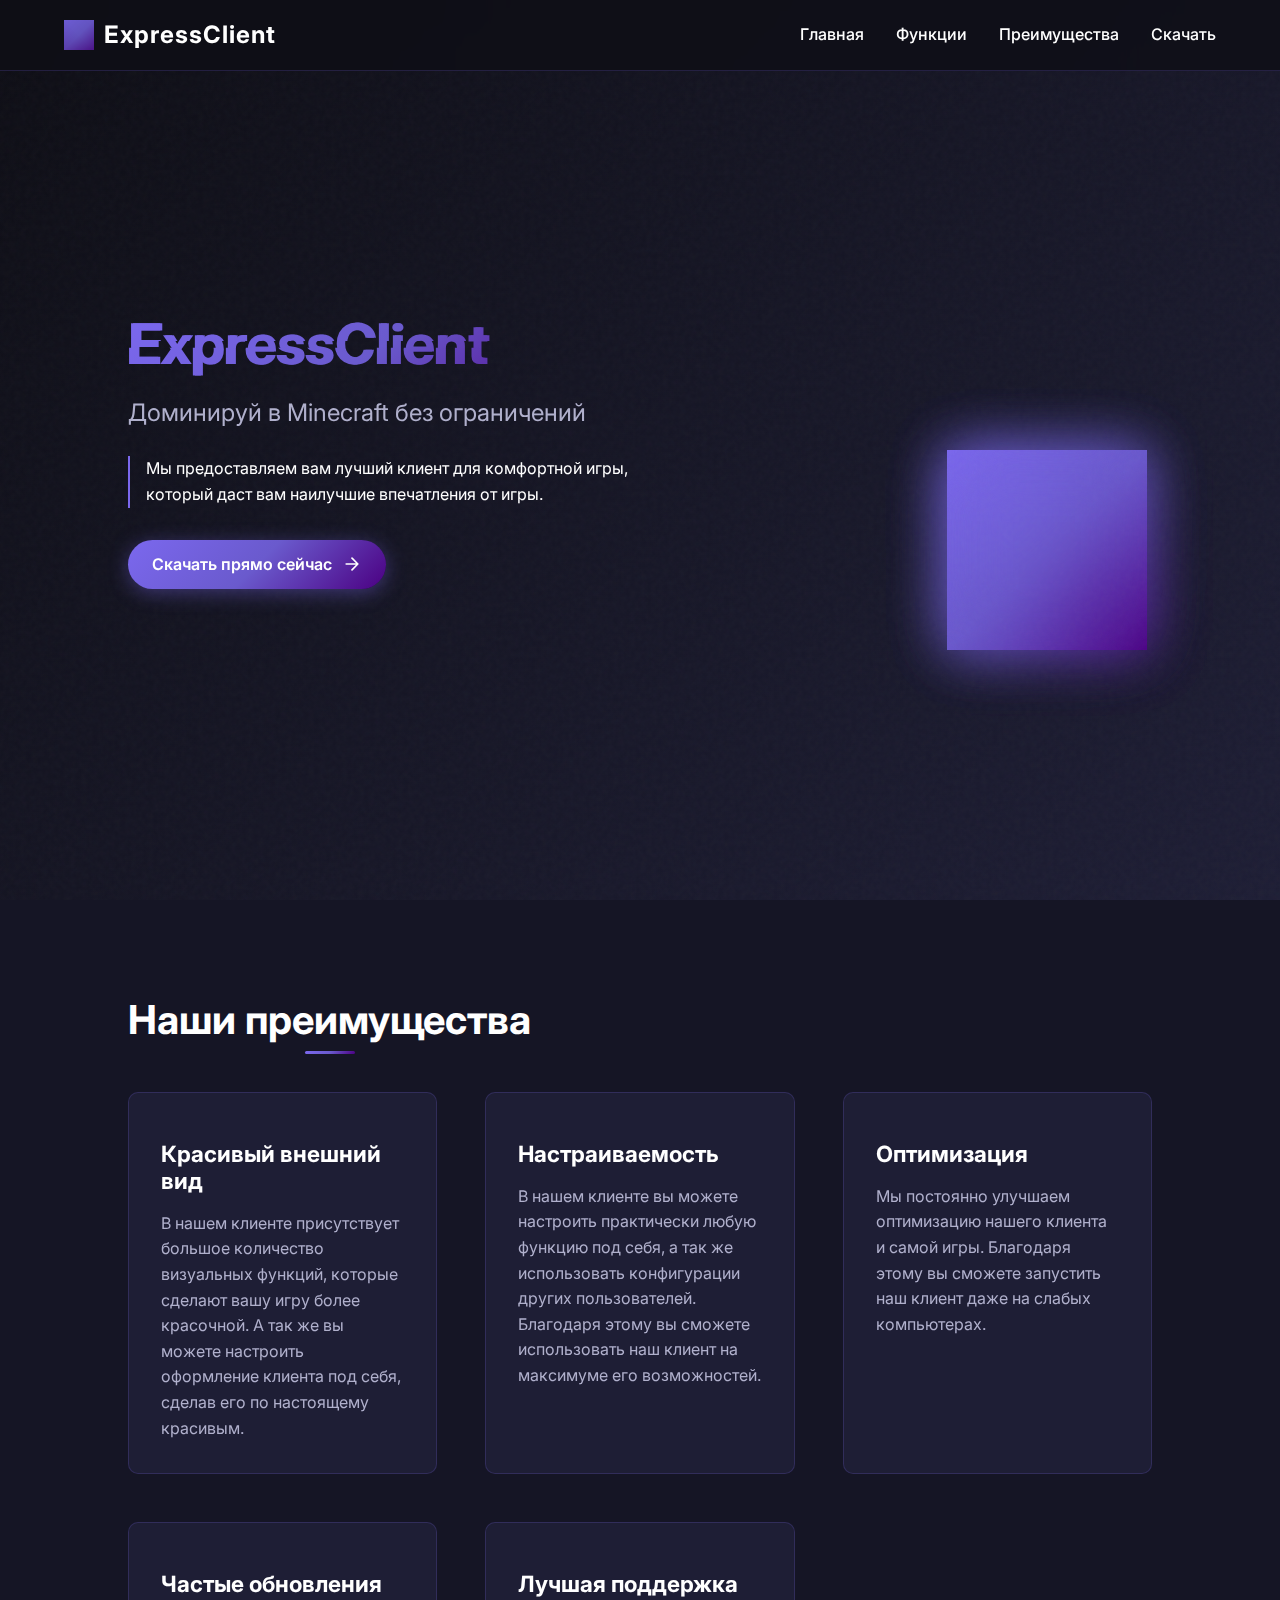
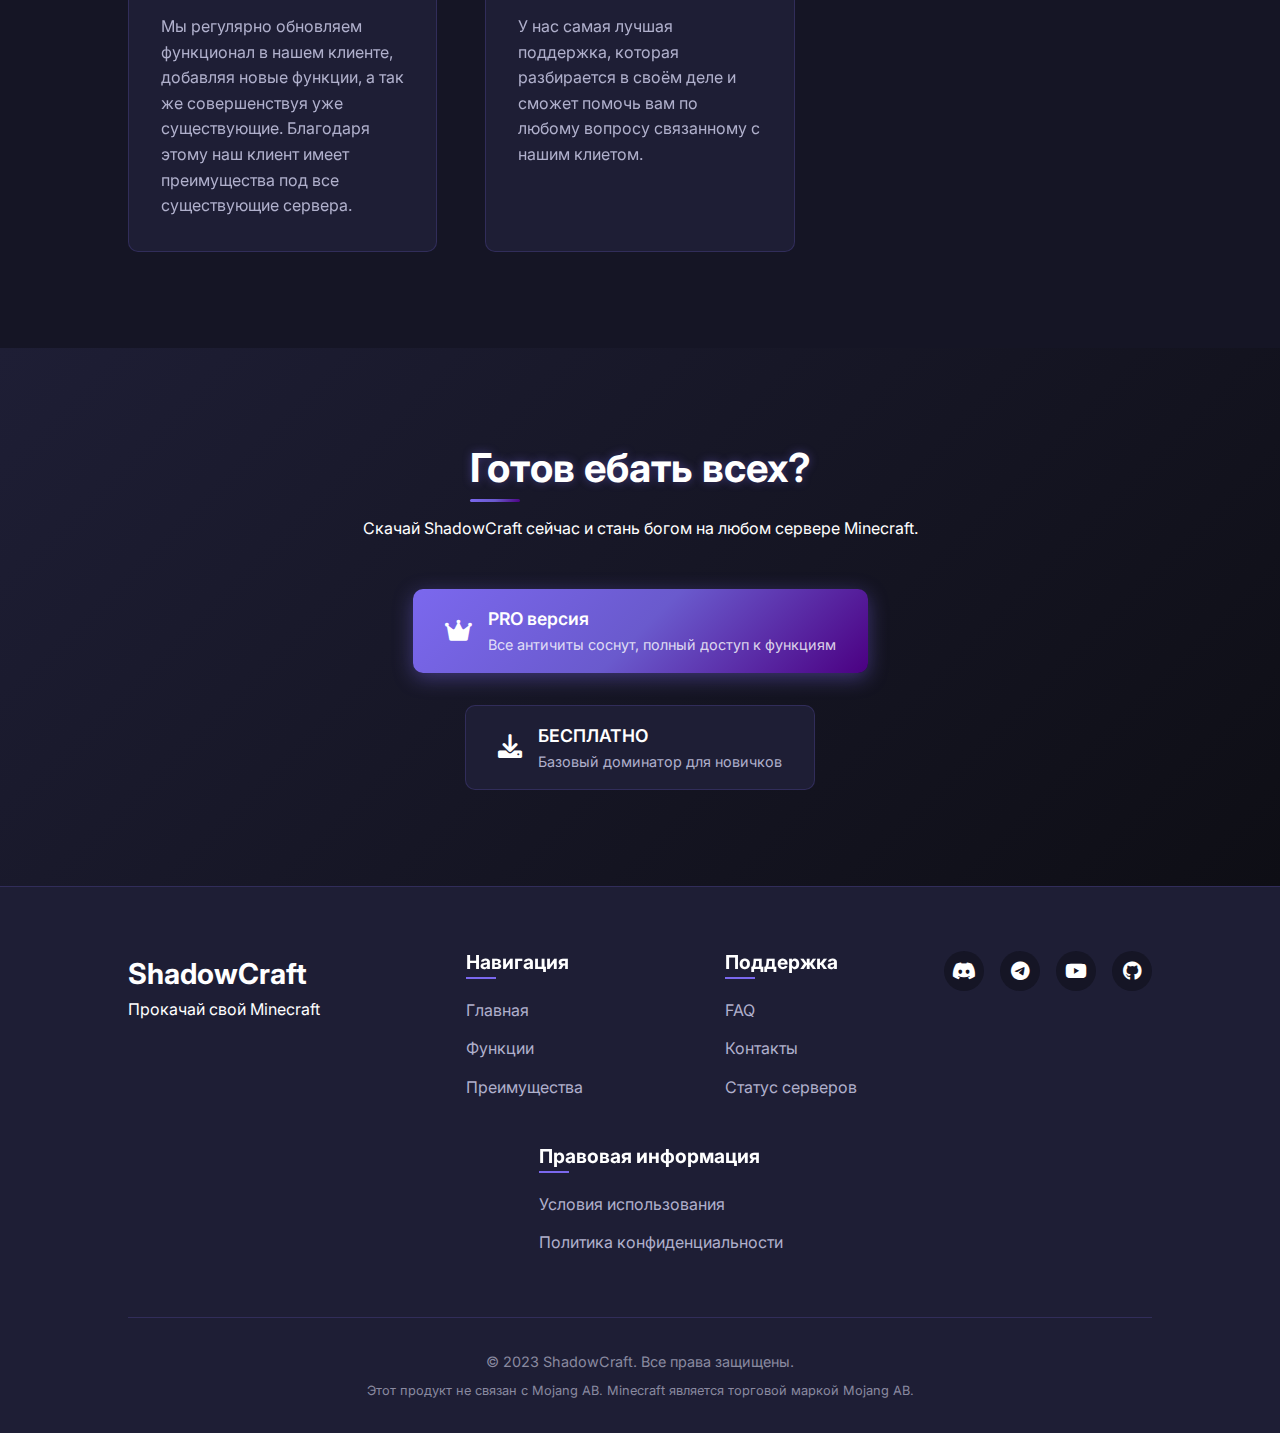
<file: index.html>
<!DOCTYPE html>
<html lang="ru">
<head>
    <meta charset="UTF-8">
    <meta name="viewport" content="width=device-width, initial-scale=1.0">
    <title>ExpressClient - Лучший чит-клиент для Minecraft.</title>
    <link rel="stylesheet" href="styles.css">
    <link rel="stylesheet" href="https://cdnjs.cloudflare.com/ajax/libs/font-awesome/6.0.0/css/all.min.css">
    <link rel="preconnect" href="https://fonts.googleapis.com">
    <link rel="preconnect" href="https://fonts.gstatic.com" crossorigin>
    <link href="https://fonts.googleapis.com/css2?family=Inter:wght@400;500;600;700;900&display=swap" rel="stylesheet">
</head>
<body>
    <div class="noise-overlay"></div>
    <div class="cursor-follower"></div>
    
    <header>
        <div class="logo">
            <div class="logo-cube">
                <div class="cube-face front"></div>
                <div class="cube-face back"></div>
                <div class="cube-face top"></div>
                <div class="cube-face bottom"></div>
                <div class="cube-face left"></div>
                <div class="cube-face right"></div>
            </div>
            <span>ExpressClient</span>
        </div>
        <nav>
            <ul>
                <li><a href="#hero" class="nav-link">Главная</a></li>
                <li><a href="#features" class="nav-link">Функции</a></li>
                <li><a href="#advantages" class="nav-link">Преимущества</a></li>
                <li><a href="#download" class="nav-link">Скачать</a></li>
            </ul>
        </nav>
    </header>

    <section id="hero" class="hero-section">
        <div class="hero-content">
            <h1 class="glitch" data-text="ExpressClient">ExpressClient</h1>
            <p class="tagline">Доминируй в Minecraft без ограничений</p>
            <div class="hero-description">
                <p>Мы предоставляем вам лучший клиент для комфортной игры, который даст вам наилучшие впечатления от игры.</p>
            </div>
            <a href="#download" class="cta-button">
                <span>Скачать прямо сейчас</span>
                <svg class="button-arrow" viewBox="0 0 24 24">
                    <path d="M5 12h14M12 5l7 7-7 7"></path>
                </svg>
            </a>
        </div>
        <div class="hero-graphic">
            <div class="floating-cube"></div>
        </div>
    </section>

    <section id="advantages" class="advantages-section">
     <h2 class="section-title">Наши преимущества</h2>
        <div class="advantages-container">
            <div class="advantage-item">
                <h3>Красивый внешний вид</h3>
                <p>В нашем клиенте присутствует большое количество визуальных функций, которые сделают вашу игру более красочной. А так же вы можете настроить оформление клиента под себя, сделав его по настоящему красивым.</p>
            </div>
            <div class="advantage-item">
                <h3>Настраиваемость</h3>
                <p>В нашем клиенте вы можете настроить практически любую функцию под себя, а так же использовать конфигурации других пользователей. Благодаря этому вы сможете использовать наш клиент на максимуме его возможностей.</p>
            </div>
            <div class="advantage-item">
                <h3>Оптимизация</h3>
                <p>Мы постоянно улучшаем оптимизацию нашего клиента и самой игры. Благодаря этому вы сможете запустить наш клиент даже на слабых компьютерах.</p>
            </div>
            <div class="advantage-item">
                <h3>Частые обновления</h3>
                <p>Мы регулярно обновляем функционал в нашем клиенте, добавляя новые функции, а так же совершенствуя уже существующие. Благодаря этому наш клиент имеет преимущества под все существующие сервера.</p>
            </div>
            <div class="advantage-item">
                <h3>Лучшая поддержка</h3>
                <p>У нас самая лучшая поддержка, которая разбирается в своём деле и сможет помочь вам по любому вопросу связанному с нашим клиетом.</p>
            </div>
        </div>
    </section>

    <section id="download" class="download-section">
        <div class="download-container">
            <h2 class="glow-text">Готов ебать всех?</h2>
            <p>Скачай ShadowCraft сейчас и стань богом на любом сервере Minecraft.</p>
            <div class="download-buttons">
                <a href="#" class="download-button premium">
                    <span class="button-icon"><i class="fas fa-crown"></i></span>
                    <div class="button-text">
                        <span class="button-label">PRO версия</span>
                        <span class="button-desc">Все античиты соснут, полный доступ к функциям</span>
                    </div>
                </a>
                <a href="#" class="download-button free">
                    <span class="button-icon"><i class="fas fa-download"></i></span>
                    <div class="button-text">
                        <span class="button-label">БЕСПЛАТНО</span>
                        <span class="button-desc">Базовый доминатор для новичков</span>
                    </div>
                </a>
            </div>
        </div>
    </section>

    <footer>
        <div class="footer-content">
            <div class="footer-logo">
                <span>ShadowCraft</span>
                <p>Прокачай свой Minecraft</p>
            </div>
            <div class="footer-links">
                <div class="footer-column">
                    <h4>Навигация</h4>
                    <ul>
                        <li><a href="#hero">Главная</a></li>
                        <li><a href="#features">Функции</a></li>
                        <li><a href="#advantages">Преимущества</a></li>
                    </ul>
                </div>
                <div class="footer-column">
                    <h4>Поддержка</h4>
                    <ul>
                        <li><a href="#">FAQ</a></li>
                        <li><a href="#">Контакты</a></li>
                        <li><a href="#">Статус серверов</a></li>
                    </ul>
                </div>
                <div class="footer-column">
                    <h4>Правовая информация</h4>
                    <ul>
                        <li><a href="#">Условия использования</a></li>
                        <li><a href="#">Политика конфиденциальности</a></li>
                    </ul>
                </div>
            </div>
            <div class="footer-social">
                <a href="#" class="social-icon"><i class="fab fa-discord"></i></a>
                <a href="#" class="social-icon"><i class="fab fa-telegram"></i></a>
                <a href="#" class="social-icon"><i class="fab fa-youtube"></i></a>
                <a href="#" class="social-icon"><i class="fab fa-github"></i></a>
            </div>
        </div>
        <div class="footer-bottom">
            <p>&copy; 2023 ShadowCraft. Все права защищены.</p>
            <p class="disclaimer">Этот продукт не связан с Mojang AB. Minecraft является торговой маркой Mojang AB.</p>
        </div>
    </footer>

    <script src="script.js"></script>
</body>

</html>
</file>
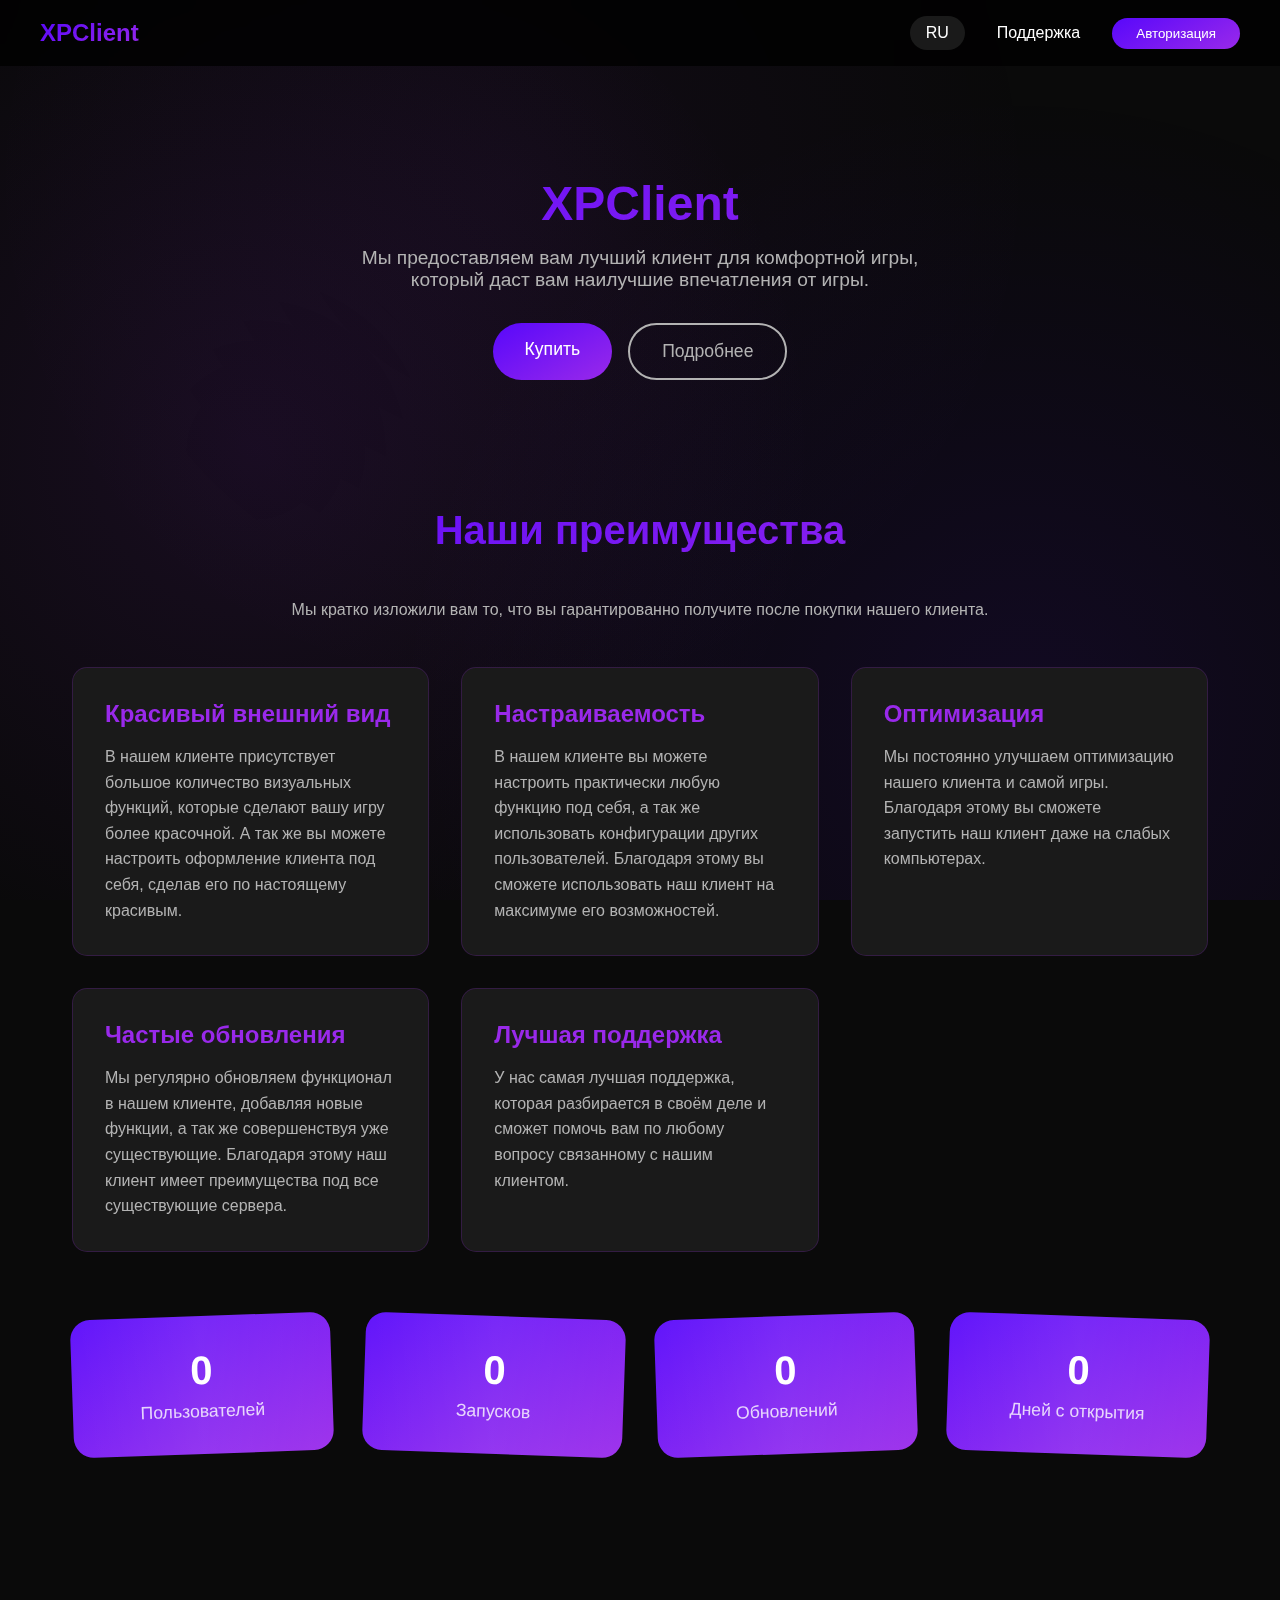
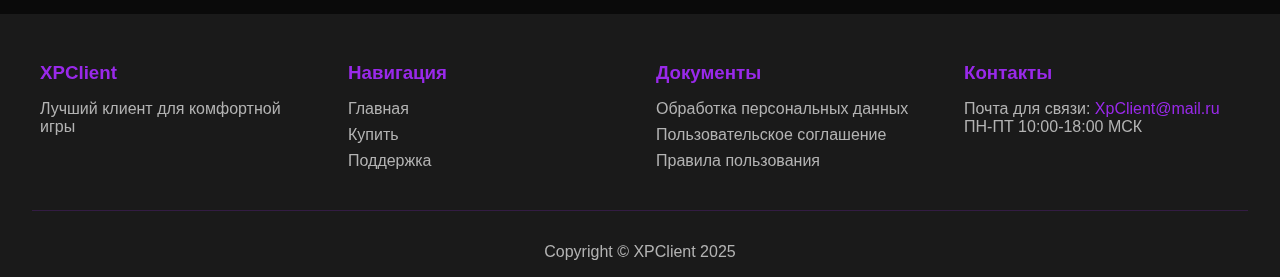
<file: Site.html>
<!DOCTYPE html>
<html lang="ru">
<head>
    <meta charset="UTF-8">
    <meta name="viewport" content="width=device-width, initial-scale=1.0">
    <title>XPClient</title>
    <style>
        :root {
            --gradient-color: linear-gradient(330deg, #9929ea 0%, #5808fb 100%);
            --gradient-hover-color: linear-gradient(330deg, #8825cf 0%, #4d09d6 100%);
            --gradient-focus-color: linear-gradient(330deg, #7c22bd 0%, #4809c5 100%);
            --text-color: #ffffff;
            --text-secondary: #b3b3b3;
            --bg-color: #0a0a0a;
            --bg-secondary: #1a1a1a;
        }

        * {
            margin: 0;
            padding: 0;
            box-sizing: border-box;
        }

        body {
            font-family: -apple-system, BlinkMacSystemFont, 'Segoe UI', Roboto, sans-serif;
            background: var(--bg-color);
            color: var(--text-color);
            overflow-x: hidden;
            position: relative;
        }

        body::before {
            content: '';
            position: fixed;
            top: 0;
            left: 0;
            right: 0;
            bottom: 0;
            background: url('https://celka.su/storage/img/background.png') center/cover;
            opacity: 0.1;
            z-index: -1;
        }

        body::after {
            content: '';
            position: fixed;
            top: 0;
            left: 0;
            right: 0;
            bottom: 0;
            background: radial-gradient(circle at 20% 50%, rgba(153, 41, 234, 0.1) 0%, transparent 50%),
                        radial-gradient(circle at 80% 80%, rgba(88, 8, 251, 0.1) 0%, transparent 50%),
                        radial-gradient(circle at 40% 20%, rgba(153, 41, 234, 0.05) 0%, transparent 50%);
            animation: pulse 20s ease-in-out infinite;
            z-index: -1;
        }

        @keyframes pulse {
            0%, 100% { opacity: 0.5; }
            50% { opacity: 1; }
        }

        header {
            position: fixed;
            top: 0;
            width: 100%;
            background: rgba(0, 0, 0, 0.8);
            backdrop-filter: blur(10px);
            z-index: 1000;
            padding: 1rem 2rem;
        }

        nav {
            display: flex;
            justify-content: space-between;
            align-items: center;
            max-width: 1200px;
            margin: 0 auto;
        }

        .logo {
            font-size: 1.5rem;
            font-weight: bold;
            background: var(--gradient-color);
            -webkit-background-clip: text;
            -webkit-text-fill-color: transparent;
            background-clip: text;
        }

        .nav-links {
            display: flex;
            gap: 2rem;
            align-items: center;
        }

        .language-switch {
            position: relative;
            cursor: pointer;
            padding: 0.5rem 1rem;
            border-radius: 20px;
            background: var(--bg-secondary);
            transition: all 0.3s ease;
        }

        .language-switch:hover {
            background: var(--gradient-color);
        }

        .language-dropdown {
            position: absolute;
            top: 100%;
            right: 0;
            margin-top: 0.5rem;
            background: var(--bg-secondary);
            border-radius: 10px;
            overflow: hidden;
            max-height: 0;
            transition: max-height 0.3s ease;
            box-shadow: 0 4px 20px rgba(0, 0, 0, 0.3);
        }

        .language-switch:hover .language-dropdown {
            max-height: 200px;
        }

        .language-option {
            padding: 0.5rem 1rem;
            transition: background 0.3s ease;
        }

        .language-option:hover {
            background: rgba(153, 41, 234, 0.2);
        }

        .support-btn {
            color: var(--text-color);
            text-decoration: none;
            transition: all 0.3s ease;
        }

        .support-btn:hover {
            color: #9929ea;
        }

        .auth-btn {
            padding: 0.5rem 1.5rem;
            background: var(--gradient-color);
            border: none;
            border-radius: 25px;
            color: var(--text-color);
            cursor: pointer;
            transition: all 0.3s ease;
            font-weight: 500;
        }

        .auth-btn:hover {
            background: var(--gradient-hover-color);
            transform: translateY(-2px);
            box-shadow: 0 5px 20px rgba(153, 41, 234, 0.4);
        }

        main {
            margin-top: 80px;
            padding: 2rem;
            max-width: 1200px;
            margin-left: auto;
            margin-right: auto;
        }

        .hero {
            text-align: center;
            padding: 4rem 0;
        }

        .hero h1 {
            font-size: 3rem;
            margin-bottom: 1rem;
            background: var(--gradient-color);
            -webkit-background-clip: text;
            -webkit-text-fill-color: transparent;
            background-clip: text;
        }

        .hero p {
            font-size: 1.2rem;
            color: var(--text-secondary);
            margin-bottom: 2rem;
            max-width: 600px;
            margin-left: auto;
            margin-right: auto;
        }

        .cta-buttons {
            display: flex;
            gap: 1rem;
            justify-content: center;
            flex-wrap: wrap;
        }

        .btn-primary {
            padding: 1rem 2rem;
            background: var(--gradient-color);
            border: none;
            border-radius: 30px;
            color: var(--text-color);
            font-size: 1.1rem;
            cursor: pointer;
            transition: all 0.3s ease;
            text-decoration: none;
            display: inline-block;
        }

        .btn-primary:hover {
            background: var(--gradient-hover-color);
            transform: translateY(-3px);
            box-shadow: 0 10px 30px rgba(153, 41, 234, 0.4);
        }

        .btn-secondary {
            padding: 1rem 2rem;
            background: transparent;
            border: 2px solid var(--text-secondary);
            border-radius: 30px;
            color: var(--text-secondary);
            font-size: 1.1rem;
            cursor: pointer;
            transition: all 0.3s ease;
            text-decoration: none;
            display: inline-block;
        }

        .btn-secondary:hover {
            border-color: #9929ea;
            color: #9929ea;
        }

        .features {
            margin: 4rem 0;
        }

        .features h2 {
            text-align: center;
            font-size: 2.5rem;
            margin-bottom: 3rem;
            background: var(--gradient-color);
            -webkit-background-clip: text;
            -webkit-text-fill-color: transparent;
            background-clip: text;
        }

        .features-grid {
            display: grid;
            grid-template-columns: repeat(auto-fit, minmax(300px, 1fr));
            gap: 2rem;
            margin-bottom: 4rem;
        }

        .feature-card {
            background: var(--bg-secondary);
            padding: 2rem;
            border-radius: 15px;
            transition: transform 0.3s ease;
            border: 1px solid rgba(153, 41, 234, 0.2);
        }

        .feature-card:hover {
            transform: translateY(-5px);
            box-shadow: 0 10px 30px rgba(153, 41, 234, 0.2);
        }

        .feature-card h3 {
            font-size: 1.5rem;
            margin-bottom: 1rem;
            color: #9929ea;
        }

        .feature-card p {
            color: var(--text-secondary);
            line-height: 1.6;
        }

        .stats {
            display: grid;
            grid-template-columns: repeat(auto-fit, minmax(200px, 1fr));
            gap: 2rem;
            margin: 4rem 0;
        }

        .stat-card {
            background: var(--gradient-color);
            padding: 2rem;
            border-radius: 20px;
            text-align: center;
            transform: rotate(-2deg);
            transition: transform 0.3s ease;
            position: relative;
            overflow: hidden;
        }

        .stat-card:nth-child(even) {
            transform: rotate(2deg);
        }

        .stat-card:hover {
            transform: rotate(0deg) scale(1.05);
        }

        .stat-card::before {
            content: '';
            position: absolute;
            top: -50%;
            left: -50%;
            width: 200%;
            height: 200%;
            background: linear-gradient(45deg, transparent, rgba(255, 255, 255, 0.1), transparent);
            transform: rotate(45deg);
            transition: all 0.5s ease;
        }

        .stat-card:hover::before {
            animation: shine 0.5s ease;
        }

        @keyframes shine {
            0% { transform: translateX(-100%) translateY(-100%) rotate(45deg); }
            100% { transform: translateX(100%) translateY(100%) rotate(45deg); }
        }

        .stat-number {
            font-size: 2.5rem;
            font-weight: bold;
            margin-bottom: 0.5rem;
        }

        .stat-label {
            color: rgba(255, 255, 255, 0.8);
            font-size: 1.1rem;
        }

        footer {
            background: var(--bg-secondary);
            margin-top: 4rem;
            padding: 3rem 2rem 1rem;
        }

        .footer-content {
            max-width: 1200px;
            margin: 0 auto;
            display: grid;
            grid-template-columns: repeat(auto-fit, minmax(250px, 1fr));
            gap: 2rem;
        }

        .footer-section h3 {
            margin-bottom: 1rem;
            color: #9929ea;
        }

        .footer-section a {
            color: var(--text-secondary);
            text-decoration: none;
            display: block;
            margin-bottom: 0.5rem;
            transition: color 0.3s ease;
        }

        .footer-section a:hover {
            color: #9929ea;
        }

        .footer-bottom {
            text-align: center;
            margin-top: 2rem;
            padding-top: 2rem;
            border-top: 1px solid rgba(153, 41, 234, 0.2);
            color: var(--text-secondary);
        }

        @media (max-width: 768px) {
            .nav-links {
                flex-direction: column;
                gap: 1rem;
            }

            header {
                padding: 1rem;
            }

            .hero h1 {
                font-size: 2rem;
            }

            .cta-buttons {
                flex-direction: column;
                align-items: center;
            }

            .features-grid {
                grid-template-columns: 1fr;
            }
        }
    </style>
</head>
<body>
    <header>
        <nav>
            <div class="logo">XPClient</div>
            <div class="nav-links">
                <div class="language-switch">
                    <span>RU</span>
                    <div class="language-dropdown">
                        <div class="language-option">RU</div>
                        <div class="language-option">EN</div>
                    </div>
                </div>
                <a href="https://t.me/krendelprosto" class="support-btn">Поддержка</a>
                <button class="auth-btn">Авторизация</button>
            </div>
        </nav>
    </header>

    <main>
        <section class="hero">
            <h1>XPClient</h1>
            <p>Мы предоставляем вам лучший клиент для комфортной игры, который даст вам наилучшие впечатления от игры.</p>
            <div class="cta-buttons">
                <a href="#buy" class="btn-primary">Купить</a>
                <button class="btn-secondary">Подробнее</button>
            </div>
        </section>

        <section class="features">
            <h2>Наши преимущества</h2>
            <p style="text-align: center; color: var(--text-secondary); margin-bottom: 3rem;">
                Мы кратко изложили вам то, что вы гарантированно получите после покупки нашего клиента.
            </p>
            
            <div class="features-grid">
                <div class="feature-card">
                    <h3>Красивый внешний вид</h3>
                    <p>В нашем клиенте присутствует большое количество визуальных функций, которые сделают вашу игру более красочной. А так же вы можете настроить оформление клиента под себя, сделав его по настоящему красивым.</p>
                </div>
                
                <div class="feature-card">
                    <h3>Настраиваемость</h3>
                    <p>В нашем клиенте вы можете настроить практически любую функцию под себя, а так же использовать конфигурации других пользователей. Благодаря этому вы сможете использовать наш клиент на максимуме его возможностей.</p>
                </div>
                
                <div class="feature-card">
                    <h3>Оптимизация</h3>
                    <p>Мы постоянно улучшаем оптимизацию нашего клиента и самой игры. Благодаря этому вы сможете запустить наш клиент даже на слабых компьютерах.</p>
                </div>
                
                <div class="feature-card">
                    <h3>Частые обновления</h3>
                    <p>Мы регулярно обновляем функционал в нашем клиенте, добавляя новые функции, а так же совершенствуя уже существующие. Благодаря этому наш клиент имеет преимущества под все существующие сервера.</p>
                </div>
                
                <div class="feature-card">
                    <h3>Лучшая поддержка</h3>
                    <p>У нас самая лучшая поддержка, которая разбирается в своём деле и сможет помочь вам по любому вопросу связанному с нашим клиентом.</p>
                </div>
            </div>

            <div class="stats">
                <div class="stat-card">
                    <div class="stat-number" data-target="10000">0</div>
                    <div class="stat-label">Пользователей</div>
                </div>
                <div class="stat-card">
                    <div class="stat-number" data-target="500000">0</div>
                    <div class="stat-label">Запусков</div>
                </div>
                <div class="stat-card">
                    <div class="stat-number" data-target="150">0</div>
                    <div class="stat-label">Обновлений</div>
                </div>
                <div class="stat-card">
                    <div class="stat-number" data-target="365">0</div>
                    <div class="stat-label">Дней с открытия</div>
                </div>
            </div>
        </section>
    </main>

    <footer>
        <div class="footer-content">
            <div class="footer-section">
                <h3>XPClient</h3>
                <p style="color: var(--text-secondary);">Лучший клиент для комфортной игры</p>
            </div>
            
            <div class="footer-section">
                <h3>Навигация</h3>
                <a href="#home">Главная</a>
                <a href="#buy">Купить</a>
                <a href="https://t.me/krendelprosto">Поддержка</a>
            </div>
            
            <div class="footer-section">
                <h3>Документы</h3>
                <a href="#">Обработка персональных данных</a>
                <a href="#">Пользовательское соглашение</a>
                <a href="#">Правила пользования</a>
            </div>
            
            <div class="footer-section">
                <h3>Контакты</h3>
                <p style="color: var(--text-secondary);">Почта для связи: <a href="mailto:XpClient@mail.ru" style="display: inline; color: #9929ea;">XpClient@mail.ru</a></p>
                <p style="color: var(--text-secondary);">ПН-ПТ 10:00-18:00 МСК</p>
            </div>
        </div>
        
        <div class="footer-bottom">
            <p>Copyright © XPClient 2025</p>
        </div>
    </footer>

    <script>
        // Анимация счетчиков
        const observerOptions = {
            threshold: 0.7
        };

        const observer = new IntersectionObserver((entries) => {
            entries.forEach(entry => {
                if (entry.isIntersecting) {
                    animateCounter(entry.target);
                }
            });
        }, observerOptions);

        document.querySelectorAll('.stat-card').forEach(card => {
            observer.observe(card);
        });

        function animateCounter(element) {
            const counter = element.querySelector('.stat-number');
            const target = parseInt(counter.dataset.target);
            const increment = target / 100;
            let current = 0;

            const updateCounter = () => {
                if (current < target) {
                    current += increment;
                    counter.textContent = Math.floor(current).toLocaleString();
                    requestAnimationFrame(updateCounter);
                } else {
                    counter.textContent = target.toLocaleString();
                }
            };

            updateCounter();
        }

        // Плавная прокрутка
        document.querySelectorAll('a[href^="#"]').forEach(anchor => {
            anchor.addEventListener('click', function (e) {
                e.preventDefault();
                const target = document.querySelector(this.getAttribute('href'));
                if (target) {
                    target.scrollIntoView({ behavior: 'smooth' });
                }
            });
        });
    </script>
</body>
</html>
</file>
<file: styles.css>
/* Основные переменные и сброс стилей */
:root {
    --bg-primary: #0e0e15;
    --bg-secondary: #151525;
    --bg-tertiary: #1e1e35;
    --accent-primary: #7b68ee;
    --accent-secondary: #6a5acd;
    --accent-glow: rgba(123, 104, 238, 0.4);
    --text-primary: #ffffff;
    --text-secondary: #b0b0cc;
    --text-muted: #8a8aa0;
    --border-color: rgba(123, 104, 238, 0.2);
    --shadow-color: rgba(0, 0, 0, 0.4);
    --gradient-primary: linear-gradient(135deg, #7b68ee, #6a5acd, #4b0082);
    --transition-slow: all 0.5s cubic-bezier(0.23, 1, 0.32, 1);
    --transition-medium: all 0.3s cubic-bezier(0.23, 1, 0.32, 1);
    --transition-fast: all 0.15s cubic-bezier(0.23, 1, 0.32, 1);
    --cubic-bezier: cubic-bezier(0.23, 1, 0.32, 1);
}

* {
    margin: 0;
    padding: 0;
    box-sizing: border-box;
}

html {
    scroll-behavior: smooth;
    font-size: 16px;
}

body {
    font-family: 'Inter', 'Roboto', sans-serif;
    background-color: var(--bg-primary);
    color: var(--text-primary);
    line-height: 1.6;
    overflow-x: hidden;
    min-height: 100vh;
    position: relative;
}

body::before {
    content: "";
    position: fixed;
    top: 0;
    left: 0;
    width: 100%;
    height: 100%;
    background: radial-gradient(circle at center, rgba(123, 104, 238, 0.05) 0%, rgba(14, 14, 21, 0) 70%);
    pointer-events: none;
    z-index: -1;
}

/* Шумовой эффект для фона */
.noise-overlay {
    position: fixed;
    top: 0;
    left: 0;
    width: 100%;
    height: 100%;
    background-image: url("data:image/svg+xml,%3Csvg viewBox='0 0 250 250' xmlns='http://www.w3.org/2000/svg'%3E%3Cfilter id='noiseFilter'%3E%3CfeTurbulence type='fractalNoise' baseFrequency='0.65' numOctaves='3' stitchTiles='stitch'/%3E%3C/filter%3E%3Crect width='100%25' height='100%25' filter='url(%23noiseFilter)'/%3E%3C/svg%3E");
    opacity: 0.03;
    pointer-events: none;
    z-index: 1;
}

/* Кастомный курсор */
.cursor-follower {
    position: fixed;
    width: 30px;
    height: 30px;
    background-color: transparent;
    border: 1px solid var(--accent-primary);
    border-radius: 50%;
    transform: translate(-50%, -50%);
    pointer-events: none;
    transition: width 0.2s, height 0.2s, background-color 0.2s;
    z-index: 9999;
    opacity: 0;
    mix-blend-mode: difference;
}

/* Общие стили */
a {
    color: var(--text-primary);
    text-decoration: none;
    transition: var(--transition-fast);
}

a:hover {
    color: var(--accent-primary);
}

h1, h2, h3, h4, h5, h6 {
    font-weight: 700;
    line-height: 1.2;
    margin-bottom: 1rem;
}

h1 {
    font-size: 3.5rem;
    background: var(--gradient-primary);
    -webkit-background-clip: text;
    background-clip: text;
    color: transparent;
}

h2 {
    font-size: 2.5rem;
    position: relative;
    display: inline-block;
}

h2::after {
    content: "";
    position: absolute;
    bottom: -10px;
    left: 0;
    width: 50px;
    height: 3px;
    background: var(--gradient-primary);
    border-radius: 3px;
    transition: var(--transition-medium);
}

h2:hover::after {
    width: 100%;
}

.section-title {
    text-align: center;
    margin-bottom: 3rem;
}

.section-title::after {
    left: 50%;
    transform: translateX(-50%);
}

section {
    padding: 6rem 0;
    position: relative;
    overflow: hidden;
}

/* Шапка */
header {
    position: fixed;
    top: 0;
    left: 0;
    width: 100%;
    padding: 1rem 5%;
    display: flex;
    justify-content: space-between;
    align-items: center;
    z-index: 1000;
    backdrop-filter: blur(10px);
    background-color: rgba(14, 14, 21, 0.8);
    border-bottom: 1px solid var(--border-color);
    transition: var(--transition-medium);
}

header.scrolled {
    padding: 0.5rem 5%;
    background-color: rgba(14, 14, 21, 0.95);
    box-shadow: 0 5px 20px rgba(0, 0, 0, 0.2);
}

.logo {
    display: flex;
    align-items: center;
    font-size: 1.5rem;
    font-weight: 700;
    letter-spacing: 1px;
}

.logo-cube {
    width: 30px;
    height: 30px;
    margin-right: 10px;
    position: relative;
    transform-style: preserve-3d;
    animation: rotateCube 10s infinite linear;
}

@keyframes rotateCube {
    0% {
        transform: rotateX(0deg) rotateY(0deg);
    }
    100% {
        transform: rotateX(360deg) rotateY(360deg);
    }
}

.cube-face {
    position: absolute;
    width: 100%;
    height: 100%;
    background: var(--gradient-primary);
    opacity: 0.7;
}

.cube-face.front {
    transform: translateZ(15px);
}

.cube-face.back {
    transform: translateZ(-15px) rotateY(180deg);
}

.cube-face.top {
    transform: rotateX(90deg) translateZ(15px);
}

.cube-face.bottom {
    transform: rotateX(-90deg) translateZ(15px);
}

.cube-face.left {
    transform: rotateY(-90deg) translateZ(15px);
}

.cube-face.right {
    transform: rotateY(90deg) translateZ(15px);
}

nav ul {
    display: flex;
    list-style: none;
}

nav ul li {
    margin-left: 2rem;
}

.nav-link {
    position: relative;
    padding: 0.5rem 0;
    font-weight: 500;
}

.nav-link::after {
    content: "";
    position: absolute;
    bottom: 0;
    left: 0;
    width: 0;
    height: 2px;
    background: var(--gradient-primary);
    transition: var(--transition-medium);
}

.nav-link:hover::after {
    width: 100%;
}

/* Секция Hero */
.hero-section {
    height: 100vh;
    display: flex;
    align-items: center;
    justify-content: space-between;
    padding: 0 10%;
    background: linear-gradient(135deg, rgba(14, 14, 21, 1) 0%, rgba(30, 30, 53, 1) 100%);
}

.hero-content {
    width: 50%;
    z-index: 10;
}

.tagline {
    font-size: 1.5rem;
    margin-bottom: 1.5rem;
    color: var(--text-secondary);
}

.hero-description {
    margin-bottom: 2rem;
    padding-left: 1rem;
    border-left: 2px solid var(--accent-primary);
}

.cta-button {
    display: inline-flex;
    align-items: center;
    padding: 0.75rem 1.5rem;
    background: var(--gradient-primary);
    border-radius: 30px;
    color: white;
    font-weight: 600;
    transition: var(--transition-medium);
    position: relative;
    overflow: hidden;
    box-shadow: 0 4px 20px var(--accent-glow);
}

.cta-button::before {
    content: "";
    position: absolute;
    top: 0;
    left: -100%;
    width: 100%;
    height: 100%;
    background: linear-gradient(90deg, transparent, rgba(255, 255, 255, 0.2), transparent);
    transition: var(--transition-medium);
}

.cta-button:hover {
    transform: translateY(-5px);
    box-shadow: 0 8px 25px var(--accent-glow);
}

.cta-button:hover::before {
    left: 100%;
}

.button-arrow {
    width: 20px;
    height: 20px;
    margin-left: 10px;
    stroke: white;
    stroke-width: 2;
    stroke-linecap: round;
    stroke-linejoin: round;
    fill: none;
    transition: var(--transition-medium);
}

.cta-button:hover .button-arrow {
    transform: translateX(5px);
}

.hero-graphic {
    width: 40%;
    height: 100%;
    position: relative;
}

.floating-cube {
    position: absolute;
    top: 50%;
    left: 50%;
    width: 200px;
    height: 200px;
    transform: translate(-50%, -50%);
    background: var(--gradient-primary);
    animation: floatingCube 10s infinite ease-in-out;
    box-shadow: 0 0 50px var(--accent-glow);
    transition: var(--transition-slow);
}

.floating-cube::before, .floating-cube::after {
    content: "";
    position: absolute;
    width: 200px;
    height: 200px;
    background: var(--gradient-primary);
    filter: blur(30px);
    opacity: 0.5;
}

.floating-cube::before {
    animation: floatingCubeGlow1 8s infinite ease-in-out;
}

.floating-cube::after {
    animation: floatingCubeGlow2 8s infinite ease-in-out;
}

@keyframes floatingCube {
    0%, 100% {
        transform: translate(-50%, -50%) rotate(0deg);
    }
    25% {
        transform: translate(-50%, -60%) rotate(15deg);
    }
    50% {
        transform: translate(-50%, -50%) rotate(30deg);
    }
    75% {
        transform: translate(-50%, -40%) rotate(15deg);
    }
}

@keyframes floatingCubeGlow1 {
    0%, 100% {
        transform: translateX(0) translateY(0);
    }
    50% {
        transform: translateX(30px) translateY(15px);
    }
}

@keyframes floatingCubeGlow2 {
    0%, 100% {
        transform: translateX(0) translateY(0);
    }
    50% {
        transform: translateX(-30px) translateY(-15px);
    }
}

/* Глитч-эффект для заголовка */
.glitch {
    position: relative;
}

.glitch::before, .glitch::after {
    content: attr(data-text);
    position: absolute;
    top: 0;
    left: 0;
    width: 100%;
    height: 100%;
    background: var(--gradient-primary);
    -webkit-background-clip: text;
    background-clip: text;
    color: transparent;
}

.glitch::before {
    left: 2px;
    animation: glitch-effect 3s infinite linear alternate-reverse;
    clip-path: polygon(0 0, 100% 0, 100% 45%, 0 45%);
}

.glitch::after {
    left: -2px;
    animation: glitch-effect 2s infinite linear alternate-reverse;
    clip-path: polygon(0 55%, 100% 55%, 100% 100%, 0 100%);
}

@keyframes glitch-effect {
    0% {
        transform: translateX(-2px);
    }
    25% {
        transform: translateX(0);
    }
    50% {
        transform: translateX(2px);
    }
    75% {
        transform: translateX(0);
    }
    100% {
        transform: translateX(-2px);
    }
}

/* Секция с функциями */
.features-section {
    background-color: var(--bg-secondary);
    padding: 6rem 10%;
}

.features-grid {
    display: grid;
    grid-template-columns: repeat(auto-fit, minmax(300px, 1fr));
    gap: 2rem;
}

.feature-card {
    background-color: var(--bg-tertiary);
    border-radius: 10px;
    padding: 2rem;
    transition: var(--transition-medium);
    border: 1px solid var(--border-color);
    position: relative;
    overflow: hidden;
    z-index: 1;
}

.feature-card::before {
    content: "";
    position: absolute;
    top: 0;
    left: 0;
    width: 100%;
    height: 100%;
    background: linear-gradient(135deg, var(--accent-primary) 0%, transparent 100%);
    opacity: 0;
    z-index: -1;
    transition: var(--transition-medium);
}

.feature-card:hover {
    transform: translateY(-10px);
    box-shadow: 0 10px 30px rgba(0, 0, 0, 0.2);
    border-color: var(--accent-primary);
}

.feature-card:hover::before {
    opacity: 0.05;
}

.feature-icon {
    width: 60px;
    height: 60px;
    display: flex;
    align-items: center;
    justify-content: center;
    background: var(--gradient-primary);
    border-radius: 50%;
    margin-bottom: 1.5rem;
    box-shadow: 0 5px 15px var(--accent-glow);
}

.feature-icon i {
    font-size: 1.5rem;
    color: white;
}

.feature-card h3 {
    margin-bottom: 1rem;
    font-size: 1.4rem;
    transition: var(--transition-medium);
}

.feature-card:hover h3 {
    color: var(--accent-primary);
}

.feature-card p {
    color: var(--text-secondary);
}

/* Секция галереи */
.gallery-section {
    padding: 6rem 5%;
    background-color: var(--bg-primary);
}

.gallery-container {
    position: relative;
    width: 100%;
    overflow: hidden;
    border-radius: 15px;
    height: 500px;
    margin-bottom: 2rem;
}

.gallery-item {
    position: absolute;
    width: 100%;
    height: 100%;
    opacity: 0;
    transition: opacity 0.5s var(--cubic-bezier);
}

.gallery-item:first-child {
    opacity: 1;
}

.gallery-image {
    width: 100%;
    height: 100%;
    background-position: center;
    background-size: cover;
    background-repeat: no-repeat;
    border-radius: 15px;
    transition: transform 0.5s var(--cubic-bezier);
}

.gallery-item:hover .gallery-image {
    transform: scale(1.02);
}

.gallery-caption {
    position: absolute;
    bottom: 0;
    left: 0;
    width: 100%;
    padding: 1.5rem;
    background: linear-gradient(to top, rgba(14, 14, 21, 0.9), transparent);
    color: var(--text-primary);
    font-size: 1.2rem;
    border-radius: 0 0 15px 15px;
    opacity: 0;
    transform: translateY(20px);
    transition: var(--transition-medium);
}

.gallery-item:hover .gallery-caption {
    opacity: 1;
    transform: translateY(0);
}

.gallery-controls {
    display: flex;
    align-items: center;
    justify-content: center;
    margin-top: 1.5rem;
}

.gallery-arrow {
    width: 40px;
    height: 40px;
    display: flex;
    align-items: center;
    justify-content: center;
    background-color: var(--bg-tertiary);
    border: none;
    color: var(--text-primary);
    border-radius: 50%;
    cursor: pointer;
    transition: var(--transition-medium);
    margin: 0 1rem;
}

.gallery-arrow:hover {
    background: var(--gradient-primary);
    color: white;
}

.gallery-dots {
    display: flex;
    align-items: center;
}

.dot {
    width: 10px;
    height: 10px;
    border-radius: 50%;
    background-color: var(--bg-tertiary);
    margin: 0 5px;
    cursor: pointer;
    transition: var(--transition-medium);
}

.dot.active {
    background: var(--accent-primary);
    transform: scale(1.2);
}

.dot:hover {
    background: var(--accent-secondary);
}

/* Секция преимуществ */
.advantages-section {
    background-color: var(--bg-secondary);
    padding: 6rem 10%;
}

.advantages-container {
    display: grid;
    grid-template-columns: repeat(auto-fit, minmax(300px, 1fr));
    gap: 3rem;
}

.advantage-item {
    position: relative;
    padding: 2rem;
    background-color: var(--bg-tertiary);
    border-radius: 10px;
    transition: var(--transition-medium);
    border: 1px solid var(--border-color);
    z-index: 1;
    overflow: hidden;
}

.advantage-item::before {
    content: "";
    position: absolute;
    top: 0;
    left: -100%;
    width: 100%;
    height: 100%;
    background: linear-gradient(90deg, transparent, rgba(123, 104, 238, 0.1), transparent);
    transition: var(--transition-medium);
    z-index: -1;
}

.advantage-item:hover {
    transform: translateY(-10px);
    box-shadow: 0 10px 30px rgba(0, 0, 0, 0.2);
    border-color: var(--accent-primary);
}

.advantage-item:hover::before {
    left: 100%;
}

.advantage-number {
    position: absolute;
    top: 10px;
    right: 10px;
    font-size: 3rem;
    font-weight: 900;
    color: rgba(123, 104, 238, 0.1);
    line-height: 1;
    transition: var(--transition-medium);
}

.advantage-item:hover .advantage-number {
    color: rgba(123, 104, 238, 0.2);
}

.advantage-item h3 {
    margin: 1rem 0;
    font-size: 1.4rem;
}

.advantage-item p {
    color: var(--text-secondary);
}

/* Секция скачивания */
.download-section {
    background: linear-gradient(135deg, rgba(30, 30, 53, 1) 0%, rgba(14, 14, 21, 1) 100%);
    padding: 6rem 10%;
    text-align: center;
}

.download-container {
    max-width: 800px;
    margin: 0 auto;
}

.glow-text {
    text-shadow: 0 0 10px var(--accent-glow);
    margin-bottom: 1.5rem;
    animation: textGlow 3s infinite alternate;
}

@keyframes textGlow {
    0% {
        text-shadow: 0 0 10px var(--accent-glow);
    }
    100% {
        text-shadow: 0 0 20px var(--accent-glow), 0 0 30px var(--accent-glow);
    }
}

.download-buttons {
    display: flex;
    justify-content: center;
    gap: 2rem;
    margin-top: 3rem;
    flex-wrap: wrap;
}

.download-button {
    display: flex;
    align-items: center;
    padding: 1rem 2rem;
    border-radius: 10px;
    transition: var(--transition-medium);
    background-color: var(--bg-tertiary);
    border: 1px solid var(--border-color);
    min-width: 250px;
}

.download-button.premium {
    background: var(--gradient-primary);
    border: none;
    box-shadow: 0 5px 20px var(--accent-glow);
}

.download-button:hover {
    transform: translateY(-5px);
    box-shadow: 0 10px 30px rgba(0, 0, 0, 0.3);
}

.download-button.premium:hover {
    box-shadow: 0 10px 30px var(--accent-glow);
}

.button-icon {
    margin-right: 1rem;
    font-size: 1.5rem;
}

.button-text {
    text-align: left;
}

.button-label {
    display: block;
    font-weight: 600;
    font-size: 1.1rem;
}

.button-desc {
    display: block;
    font-size: 0.9rem;
    color: var(--text-secondary);
}

.download-button.premium .button-desc {
    color: rgba(255, 255, 255, 0.8);
}

/* Футер */
footer {
    background-color: var(--bg-tertiary);
    padding: 4rem 10% 2rem;
    border-top: 1px solid var(--border-color);
}

.footer-content {
    display: flex;
    justify-content: space-between;
    flex-wrap: wrap;
    gap: 2rem;
    margin-bottom: 3rem;
}

.footer-logo {
    flex: 1;
    min-width: 200px;
}

.footer-logo span {
    font-size: 1.8rem;
    font-weight: 700;
}

.footer-links {
    flex: 2;
    display: flex;
    justify-content: space-around;
    flex-wrap: wrap;
    gap: 2rem;
}

.footer-column h4 {
    position: relative;
    display: inline-block;
    margin-bottom: 1.5rem;
    font-size: 1.2rem;
}

.footer-column h4::after {
    content: "";
    position: absolute;
    bottom: -5px;
    left: 0;
    width: 30px;
    height: 2px;
    background: var(--accent-primary);
}

.footer-column ul {
    list-style: none;
}

.footer-column ul li {
    margin-bottom: 0.8rem;
}

.footer-column ul li a {
    color: var(--text-secondary);
    transition: var(--transition-fast);
}

.footer-column ul li a:hover {
    color: var(--accent-primary);
    padding-left: 5px;
}

.footer-social {
    display: flex;
    gap: 1rem;
}

.social-icon {
    width: 40px;
    height: 40px;
    display: flex;
    align-items: center;
    justify-content: center;
    background-color: var(--bg-secondary);
    border-radius: 50%;
    transition: var(--transition-medium);
    font-size: 1.2rem;
}

.social-icon:hover {
    background: var(--gradient-primary);
    color: white;
    transform: translateY(-5px);
}

.footer-bottom {
    padding-top: 2rem;
    border-top: 1px solid var(--border-color);
    text-align: center;
    font-size: 0.9rem;
    color: var(--text-muted);
}

.disclaimer {
    margin-top: 0.5rem;
    font-size: 0.8rem;
}

/* Адаптивность */
@media (max-width: 992px) {
    html {
        font-size: 14px;
    }
    
    .hero-section {
        flex-direction: column;
        text-align: center;
        height: auto;
        padding: 8rem 5% 4rem;
    }
    
    .hero-content, .hero-graphic {
        width: 100%;
    }
    
    .hero-content {
        margin-bottom: 4rem;
    }
    
    .hero-description {
        padding-left: 0;
        border-left: none;
    }
    
    section {
        padding: 4rem 5%;
    }
    
    .footer-content {
        flex-direction: column;
    }
    
    .footer-logo, .footer-links {
        text-align: center;
    }
    
    .footer-column h4::after {
        left: 50%;
        transform: translateX(-50%);
    }
    
    .footer-social {
        justify-content: center;
    }
}

@media (max-width: 768px) {
    header {
        flex-direction: column;
        padding: 1rem;
    }
    
    .logo {
        margin-bottom: 1rem;
    }
    
    nav ul {
        justify-content: center;
        flex-wrap: wrap;
    }
    
    nav ul li {
        margin: 0.5rem;
    }
    
    .features-grid, .advantages-container {
        grid-template-columns: 1fr;
    }
    
    .download-buttons {
        flex-direction: column;
    }
    
    .download-button {
        width: 100%;
    }
}
</file>
